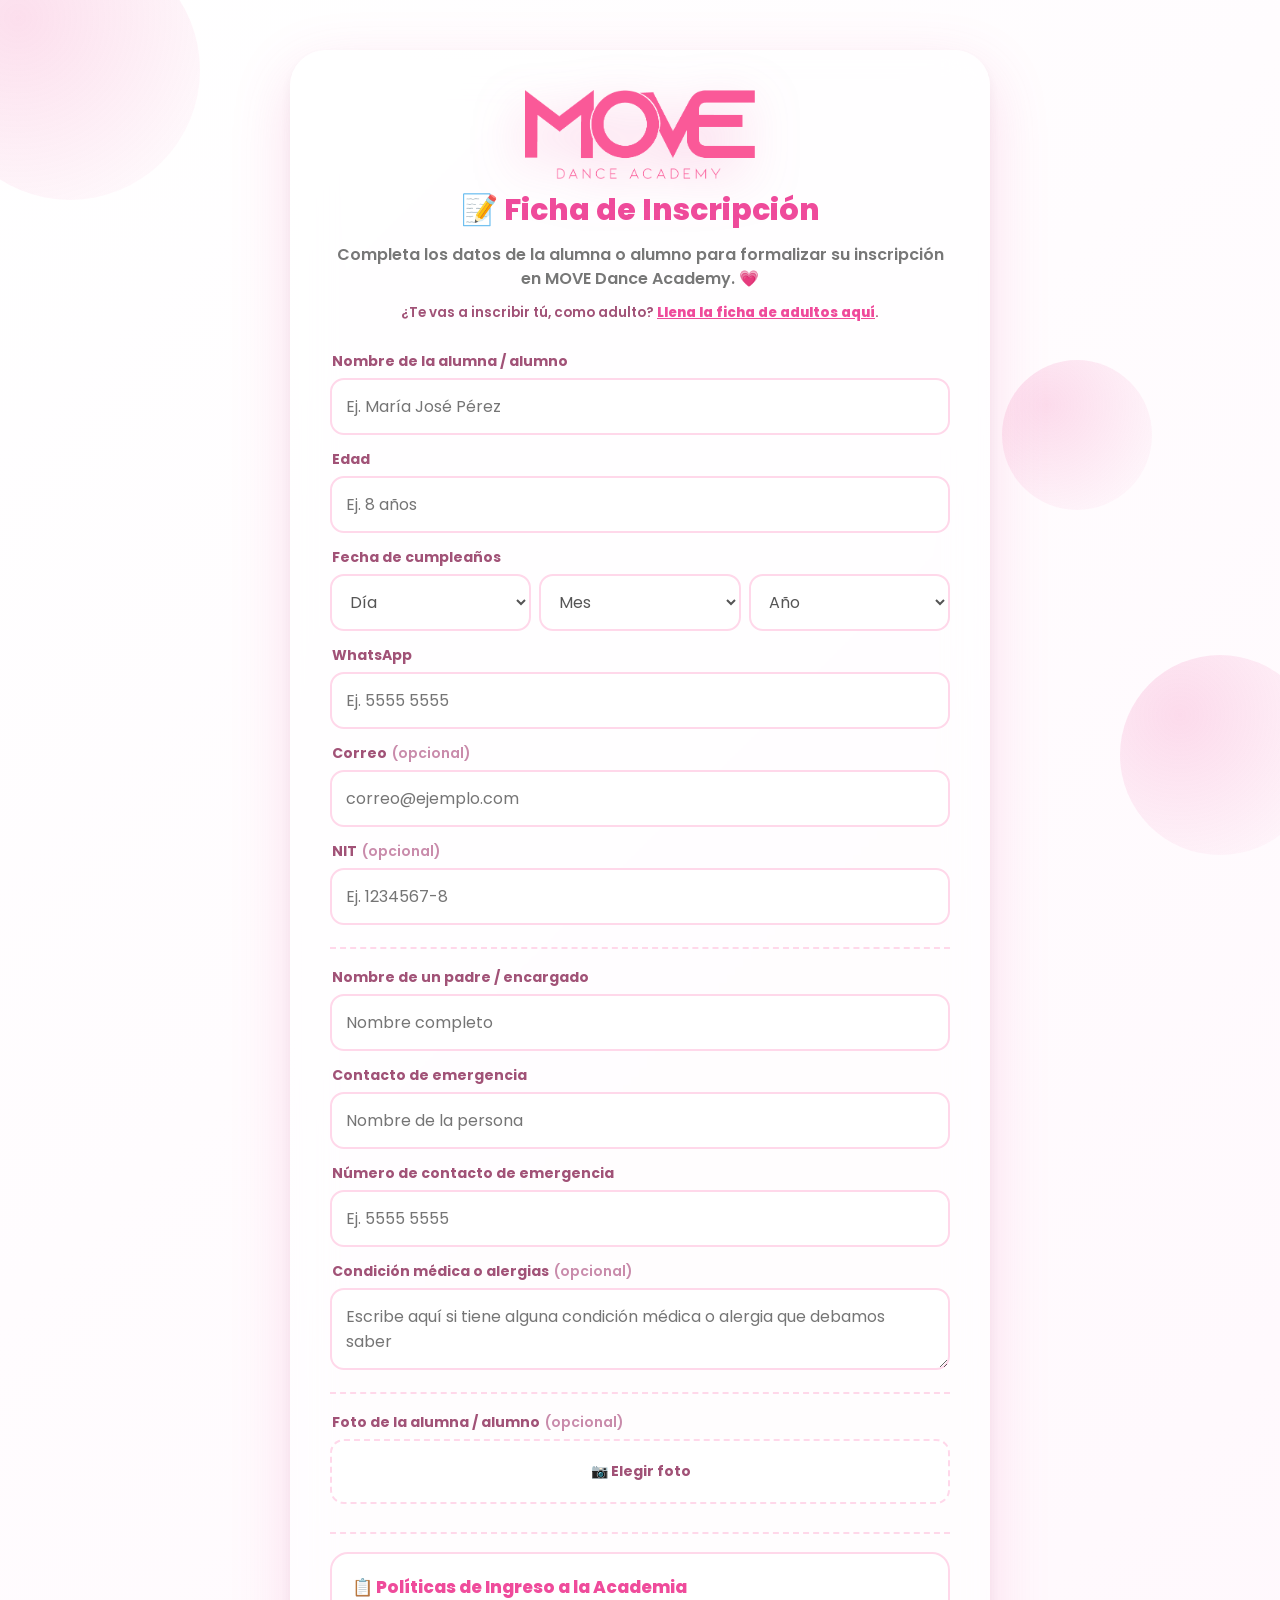
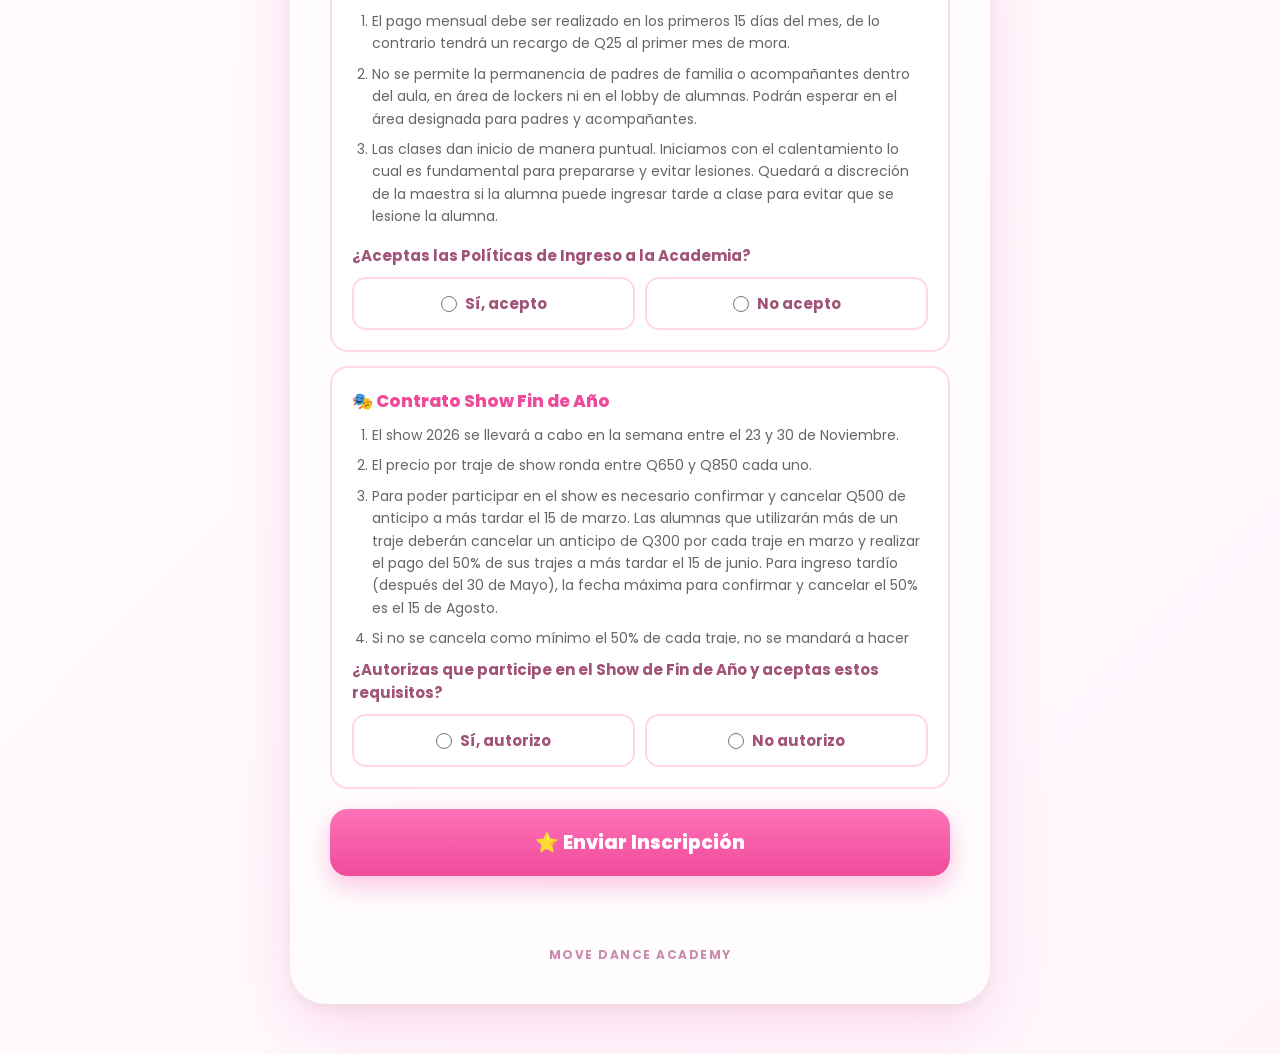
<file: index.html>
<!DOCTYPE html>
<html lang="es">
<head>
<meta charset="UTF-8" />
<meta name="viewport" content="width=device-width, initial-scale=1.0, maximum-scale=1.0" />
<title>Ficha de Inscripción — MOVE Dance Academy</title>
<meta name="theme-color" content="#ef4b9b" />
<meta name="description" content="Ficha de inscripción de MOVE Dance Academy." />
<link rel="preconnect" href="https://fonts.googleapis.com" />
<link rel="preconnect" href="https://fonts.gstatic.com" crossorigin />
<link href="https://fonts.googleapis.com/css2?family=Poppins:wght@400;600;700;800&display=swap" rel="stylesheet" />
<link rel="stylesheet" href="styles.css" />
</head>
<body>

<div class="fondo-decorado">
  <div class="burbuja burbuja-1"></div>
  <div class="burbuja burbuja-2"></div>
  <div class="burbuja burbuja-3"></div>
</div>

<div class="container">

  <img src="logo.png" alt="MOVE Dance Academy" class="logo" />
  <div class="title">📝 Ficha de Inscripción</div>
  <p class="subtitulo">Completa los datos de la alumna o alumno para formalizar su inscripción en MOVE Dance Academy. 💗</p>
  <p class="enlace-otra-ficha">¿Te vas a inscribir tú, como adulto? <a href="adultos.html">Llena la ficha de adultos aquí</a>.</p>

  <section class="seccion-form">
    <form id="formInscripcion">

      <label class="campo">
        <span>Nombre de la alumna / alumno</span>
        <input type="text" id="inputAlumna" placeholder="Ej. María José Pérez" required autocomplete="name" />
      </label>

      <label class="campo">
        <span>Edad</span>
        <input type="text" id="inputEdad" placeholder="Ej. 8 años" required inputmode="numeric" />
      </label>

      <label class="campo">
        <span>Fecha de cumpleaños</span>
        <div class="fila-fecha">
          <select id="selectDiaCumple" required>
            <option value="">Día</option>
            <option value="01">1</option>
            <option value="02">2</option>
            <option value="03">3</option>
            <option value="04">4</option>
            <option value="05">5</option>
            <option value="06">6</option>
            <option value="07">7</option>
            <option value="08">8</option>
            <option value="09">9</option>
            <option value="10">10</option>
            <option value="11">11</option>
            <option value="12">12</option>
            <option value="13">13</option>
            <option value="14">14</option>
            <option value="15">15</option>
            <option value="16">16</option>
            <option value="17">17</option>
            <option value="18">18</option>
            <option value="19">19</option>
            <option value="20">20</option>
            <option value="21">21</option>
            <option value="22">22</option>
            <option value="23">23</option>
            <option value="24">24</option>
            <option value="25">25</option>
            <option value="26">26</option>
            <option value="27">27</option>
            <option value="28">28</option>
            <option value="29">29</option>
            <option value="30">30</option>
            <option value="31">31</option>
          </select>
          <select id="selectMesCumple" required>
            <option value="">Mes</option>
            <option value="01">Enero</option>
            <option value="02">Febrero</option>
            <option value="03">Marzo</option>
            <option value="04">Abril</option>
            <option value="05">Mayo</option>
            <option value="06">Junio</option>
            <option value="07">Julio</option>
            <option value="08">Agosto</option>
            <option value="09">Septiembre</option>
            <option value="10">Octubre</option>
            <option value="11">Noviembre</option>
            <option value="12">Diciembre</option>
          </select>
          <select id="selectAnioCumple" required>
            <option value="">Año</option>
          </select>
        </div>
      </label>

      <label class="campo">
        <span>WhatsApp</span>
        <input type="tel" id="inputWhatsapp" placeholder="Ej. 5555 5555" required autocomplete="tel" />
      </label>

      <label class="campo">
        <span>Correo <span class="opcional">(opcional)</span></span>
        <input type="email" id="inputCorreo" placeholder="correo@ejemplo.com" autocomplete="email" />
      </label>

      <label class="campo">
        <span>NIT <span class="opcional">(opcional)</span></span>
        <input type="text" id="inputNit" placeholder="Ej. 1234567-8" />
      </label>

      <hr class="separador-form" />

      <label class="campo">
        <span>Nombre de un padre / encargado</span>
        <input type="text" id="inputNombrePadre" placeholder="Nombre completo" required autocomplete="name" />
      </label>

      <label class="campo">
        <span>Contacto de emergencia</span>
        <input type="text" id="inputContactoEmergencia" placeholder="Nombre de la persona" required />
      </label>

      <label class="campo">
        <span>Número de contacto de emergencia</span>
        <input type="tel" id="inputNumeroEmergencia" placeholder="Ej. 5555 5555" required />
      </label>

      <label class="campo">
        <span>Condición médica o alergias <span class="opcional">(opcional)</span></span>
        <textarea id="inputCondicionMedica" placeholder="Escribe aquí si tiene alguna condición médica o alergia que debamos saber"></textarea>
      </label>

      <hr class="separador-form" />

      <label class="campo">
        <span>Foto de la alumna / alumno <span class="opcional">(opcional)</span></span>
        <label class="subir-archivo" id="labelSubirFoto">
          <span id="textoSubirFoto">📷 Elegir foto</span>
          <input type="file" id="inputFoto" accept="image/*" hidden />
        </label>
        <p class="nombre-archivo" id="nombreArchivoFoto"></p>
      </label>

      <hr class="separador-form" />

      <!-- ============ POLÍTICAS DE INGRESO ============ -->
      <div class="bloque-legal">
        <p class="legal-titulo">📋 Políticas de Ingreso a la Academia</p>
        <div class="legal-texto">
          <ol>
            <li>El pago mensual debe ser realizado en los primeros 15 días del mes, de lo contrario tendrá un recargo de Q25 al primer mes de mora.</li>
            <li>No se permite la permanencia de padres de familia o acompañantes dentro del aula, en área de lockers ni en el lobby de alumnas. Podrán esperar en el área designada para padres y acompañantes.</li>
            <li>Las clases dan inicio de manera puntual. Iniciamos con el calentamiento lo cual es fundamental para prepararse y evitar lesiones. Quedará a discreción de la maestra si la alumna puede ingresar tarde a clase para evitar que se lesione la alumna.</li>
            <li>La realización de actividades físicas conlleva un cierto riesgo de lesiones (especialmente si no se observan las instrucciones de la maestra cuidadosamente), y Move Dance Academy no podrá hacerse responsable por las mismas.</li>
            <li>Todas (os) las/los alumnas (os) menores de 10 años deberán permanecer con supervisión de un familiar o niñera mientras inicia su clase previo a ingresar, no nos hacemos responsables por accidentes o lesiones ocurridas antes o después de clases, especialmente si las/los alumnas (os) están sin supervisión de un familiar o niñera.</li>
            <li>No se hará reposición de clases por ausencias del alumno o feriados.</li>
            <li>Los meses con feriados también deberán ser cancelados en su totalidad.</li>
            <li>De ausentarse más de un mes deberá cancelar una cuota de mantenimiento de Q275 por cada mes de ausencia.</li>
            <li>Move Dance Academy se reserva el derecho de admisión.</li>
          </ol>
        </div>
        <p class="legal-pregunta">¿Aceptas las Políticas de Ingreso a la Academia?</p>
        <div class="radio-opciones" id="grupoPoliticas">
          <label class="radio-opcion"><input type="radio" name="politicas" value="SI" required /> Sí, acepto</label>
          <label class="radio-opcion"><input type="radio" name="politicas" value="NO" /> No acepto</label>
        </div>
      </div>

      <!-- ============ CONTRATO SHOW FIN DE AÑO ============ -->
      <div class="bloque-legal">
        <p class="legal-titulo">🎭 Contrato Show Fin de Año</p>
        <div class="legal-texto">
          <ol>
            <li>El show 2026 se llevará a cabo en la semana entre el 23 y 30 de Noviembre.</li>
            <li>El precio por traje de show ronda entre Q650 y Q850 cada uno.</li>
            <li>Para poder participar en el show es necesario confirmar y cancelar Q500 de anticipo a más tardar el 15 de marzo. Las alumnas que utilizarán más de un traje deberán cancelar un anticipo de Q300 por cada traje en marzo y realizar el pago del 50% de sus trajes a más tardar el 15 de junio. Para ingreso tardío (después del 30 de Mayo), la fecha máxima para confirmar y cancelar el 50% es el 15 de Agosto.</li>
            <li>Si no se cancela como mínimo el 50% de cada traje, no se mandará a hacer el mismo.</li>
            <li>Se cobrará una mora de Q100 por cada traje que no se cancele en las fechas indicadas. Favor comunicarnos cualquier inconveniente.</li>
            <li>Los trajes no se entregan a menos que estén cancelados en su totalidad, todos los trajes.</li>
            <li>Para poder participar en el show es obligatorio mantener asistencia regular de un 90% anual.</li>
            <li>Es obligatorio asistir a los ensayos extracurriculares para participar en el show. Los ensayos inician el primer sábado del mes de agosto y finalizan al terminar el show.</li>
            <li>Tenemos entre 1 y 3 ensayos generales en el teatro a los cuales es obligatorio asistir.</li>
            <li>Para poder participar en el show, se debe estar con pago de mensualidad al día.</li>
            <li>Se deben adquirir entradas para el show las cuales tendrán un precio entre Q150 y Q250 cada una. La venta de entradas se realiza en el mes de Septiembre. En la pre venta de entradas se puede adquirir únicamente filas completas, luego de la pre venta ya se pueden adquirir entradas individuales.</li>
            <li>Para el show se utiliza un maquillaje y peinado especial el cual se estará compartiendo en el mes de Septiembre. Todas las alumnas deberán presentarse con el peinado y maquillaje indicado. No se permitirá utilizar nada distinto. Cada alumna deberá presentarse ya peinada y maquillada al teatro el día del show. Quedará a discreción de cada alumna o padre de familia conseguir el lugar en donde se estarán realizando su peinado y maquillaje.</li>
          </ol>
        </div>
        <p class="legal-pregunta">¿Autorizas que participe en el Show de Fin de Año y aceptas estos requisitos?</p>
        <div class="radio-opciones" id="grupoShow">
          <label class="radio-opcion"><input type="radio" name="show" value="SI" required /> Sí, autorizo</label>
          <label class="radio-opcion"><input type="radio" name="show" value="NO" /> No autorizo</label>
        </div>
      </div>

      <button type="submit" class="btn-reservar" id="btnInscribir">⭐ Enviar Inscripción</button>

      <p class="mensaje-error" id="mensajeErrorInscripcion"></p>
    </form>

    <div class="tarjeta-exito" id="tarjetaExito" hidden>
      <p class="exito-emoji">🎉</p>
      <p class="exito-titulo">¡Inscripción recibida!</p>
      <p class="exito-texto">Gracias por inscribirte en MOVE Dance Academy. Ya recibimos tus datos y pronto nos pondremos en contacto contigo. ¡Te esperamos para que vivas la experiencia MOVE! 💃🕺</p>
      <button class="btn-secundario" id="btnNuevaInscripcion">Hacer otra inscripción</button>
    </div>
  </section>

  <p class="footer">MOVE DANCE ACADEMY</p>

</div>

<script src="script.js"></script>
</body>
</html>
</file>
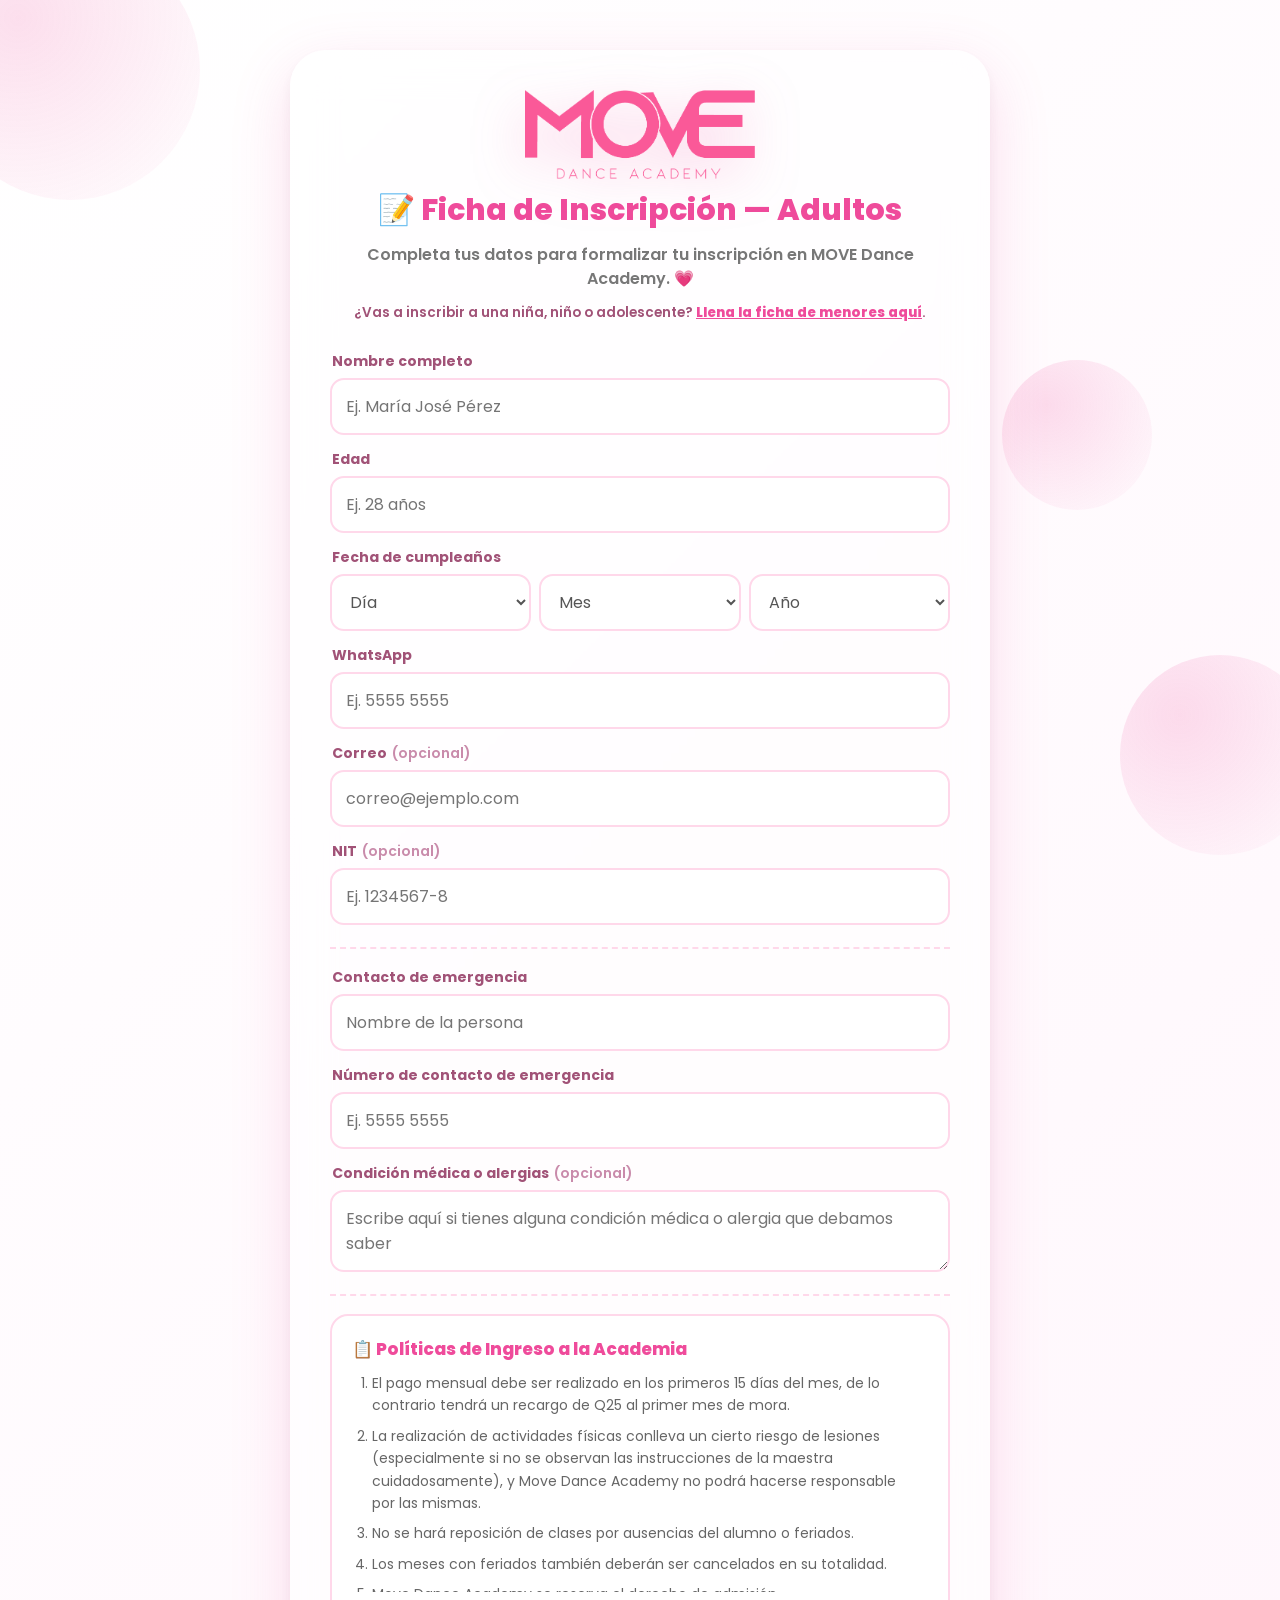
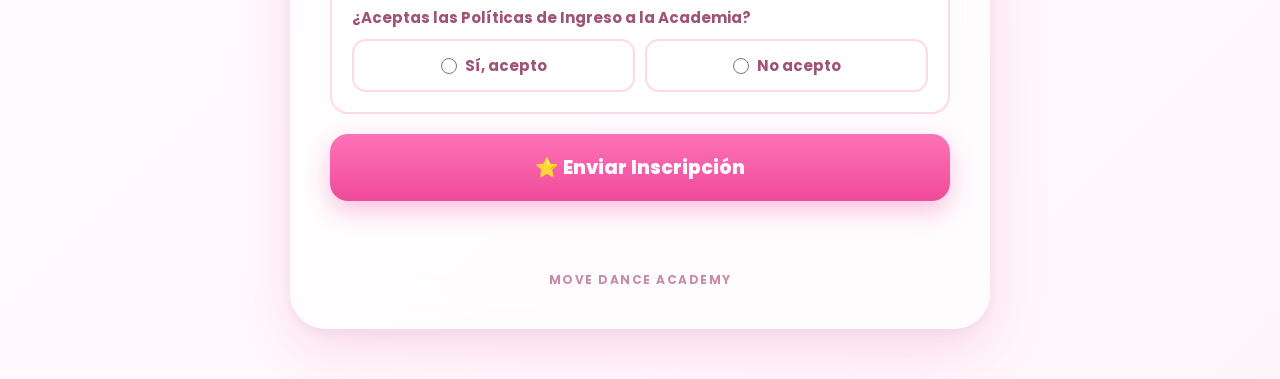
<file: adultos.html>
<!DOCTYPE html>
<html lang="es">
<head>
<meta charset="UTF-8" />
<meta name="viewport" content="width=device-width, initial-scale=1.0, maximum-scale=1.0" />
<title>Ficha de Inscripción — Adultos — MOVE Dance Academy</title>
<meta name="theme-color" content="#ef4b9b" />
<meta name="description" content="Ficha de inscripción para adultos de MOVE Dance Academy." />
<link rel="preconnect" href="https://fonts.googleapis.com" />
<link rel="preconnect" href="https://fonts.gstatic.com" crossorigin />
<link href="https://fonts.googleapis.com/css2?family=Poppins:wght@400;600;700;800&display=swap" rel="stylesheet" />
<link rel="stylesheet" href="styles.css" />
</head>
<body>

<div class="fondo-decorado">
  <div class="burbuja burbuja-1"></div>
  <div class="burbuja burbuja-2"></div>
  <div class="burbuja burbuja-3"></div>
</div>

<div class="container">

  <img src="logo.png" alt="MOVE Dance Academy" class="logo" />
  <div class="title">📝 Ficha de Inscripción — Adultos</div>
  <p class="subtitulo">Completa tus datos para formalizar tu inscripción en MOVE Dance Academy. 💗</p>
  <p class="enlace-otra-ficha">¿Vas a inscribir a una niña, niño o adolescente? <a href="index.html">Llena la ficha de menores aquí</a>.</p>

  <section class="seccion-form">
    <form id="formInscripcion">

      <label class="campo">
        <span>Nombre completo</span>
        <input type="text" id="inputAlumna" placeholder="Ej. María José Pérez" required autocomplete="name" />
      </label>

      <label class="campo">
        <span>Edad</span>
        <input type="text" id="inputEdad" placeholder="Ej. 28 años" required inputmode="numeric" />
      </label>

      <label class="campo">
        <span>Fecha de cumpleaños</span>
        <div class="fila-fecha">
          <select id="selectDiaCumple" required>
            <option value="">Día</option>
            <option value="01">1</option>
            <option value="02">2</option>
            <option value="03">3</option>
            <option value="04">4</option>
            <option value="05">5</option>
            <option value="06">6</option>
            <option value="07">7</option>
            <option value="08">8</option>
            <option value="09">9</option>
            <option value="10">10</option>
            <option value="11">11</option>
            <option value="12">12</option>
            <option value="13">13</option>
            <option value="14">14</option>
            <option value="15">15</option>
            <option value="16">16</option>
            <option value="17">17</option>
            <option value="18">18</option>
            <option value="19">19</option>
            <option value="20">20</option>
            <option value="21">21</option>
            <option value="22">22</option>
            <option value="23">23</option>
            <option value="24">24</option>
            <option value="25">25</option>
            <option value="26">26</option>
            <option value="27">27</option>
            <option value="28">28</option>
            <option value="29">29</option>
            <option value="30">30</option>
            <option value="31">31</option>
          </select>
          <select id="selectMesCumple" required>
            <option value="">Mes</option>
            <option value="01">Enero</option>
            <option value="02">Febrero</option>
            <option value="03">Marzo</option>
            <option value="04">Abril</option>
            <option value="05">Mayo</option>
            <option value="06">Junio</option>
            <option value="07">Julio</option>
            <option value="08">Agosto</option>
            <option value="09">Septiembre</option>
            <option value="10">Octubre</option>
            <option value="11">Noviembre</option>
            <option value="12">Diciembre</option>
          </select>
          <select id="selectAnioCumple" required>
            <option value="">Año</option>
          </select>
        </div>
      </label>

      <label class="campo">
        <span>WhatsApp</span>
        <input type="tel" id="inputWhatsapp" placeholder="Ej. 5555 5555" required autocomplete="tel" />
      </label>

      <label class="campo">
        <span>Correo <span class="opcional">(opcional)</span></span>
        <input type="email" id="inputCorreo" placeholder="correo@ejemplo.com" autocomplete="email" />
      </label>

      <label class="campo">
        <span>NIT <span class="opcional">(opcional)</span></span>
        <input type="text" id="inputNit" placeholder="Ej. 1234567-8" />
      </label>

      <hr class="separador-form" />

      <label class="campo">
        <span>Contacto de emergencia</span>
        <input type="text" id="inputContactoEmergencia" placeholder="Nombre de la persona" required />
      </label>

      <label class="campo">
        <span>Número de contacto de emergencia</span>
        <input type="tel" id="inputNumeroEmergencia" placeholder="Ej. 5555 5555" required />
      </label>

      <label class="campo">
        <span>Condición médica o alergias <span class="opcional">(opcional)</span></span>
        <textarea id="inputCondicionMedica" placeholder="Escribe aquí si tienes alguna condición médica o alergia que debamos saber"></textarea>
      </label>

      <hr class="separador-form" />

      <!-- ============ POLÍTICAS DE INGRESO ============ -->
      <div class="bloque-legal">
        <p class="legal-titulo">📋 Políticas de Ingreso a la Academia</p>
        <div class="legal-texto">
          <ol>
            <li>El pago mensual debe ser realizado en los primeros 15 días del mes, de lo contrario tendrá un recargo de Q25 al primer mes de mora.</li>
            <li>La realización de actividades físicas conlleva un cierto riesgo de lesiones (especialmente si no se observan las instrucciones de la maestra cuidadosamente), y Move Dance Academy no podrá hacerse responsable por las mismas.</li>
            <li>No se hará reposición de clases por ausencias del alumno o feriados.</li>
            <li>Los meses con feriados también deberán ser cancelados en su totalidad.</li>
            <li>Move Dance Academy se reserva el derecho de admisión.</li>
          </ol>
        </div>
        <p class="legal-pregunta">¿Aceptas las Políticas de Ingreso a la Academia?</p>
        <div class="radio-opciones" id="grupoPoliticas">
          <label class="radio-opcion"><input type="radio" name="politicas" value="SI" required /> Sí, acepto</label>
          <label class="radio-opcion"><input type="radio" name="politicas" value="NO" /> No acepto</label>
        </div>
      </div>

      <button type="submit" class="btn-reservar" id="btnInscribir">⭐ Enviar Inscripción</button>

      <p class="mensaje-error" id="mensajeErrorInscripcion"></p>
    </form>

    <div class="tarjeta-exito" id="tarjetaExito" hidden>
      <p class="exito-emoji">🎉</p>
      <p class="exito-titulo">¡Inscripción recibida!</p>
      <p class="exito-texto">Gracias por inscribirte en MOVE Dance Academy. Ya recibimos tus datos y pronto nos pondremos en contacto contigo. ¡Te esperamos para que vivas la experiencia MOVE! 💃🕺</p>
      <button class="btn-secundario" id="btnNuevaInscripcion">Hacer otra inscripción</button>
    </div>
  </section>

  <p class="footer">MOVE DANCE ACADEMY</p>

</div>

<script src="script-adultos.js"></script>
</body>
</html>
</file>
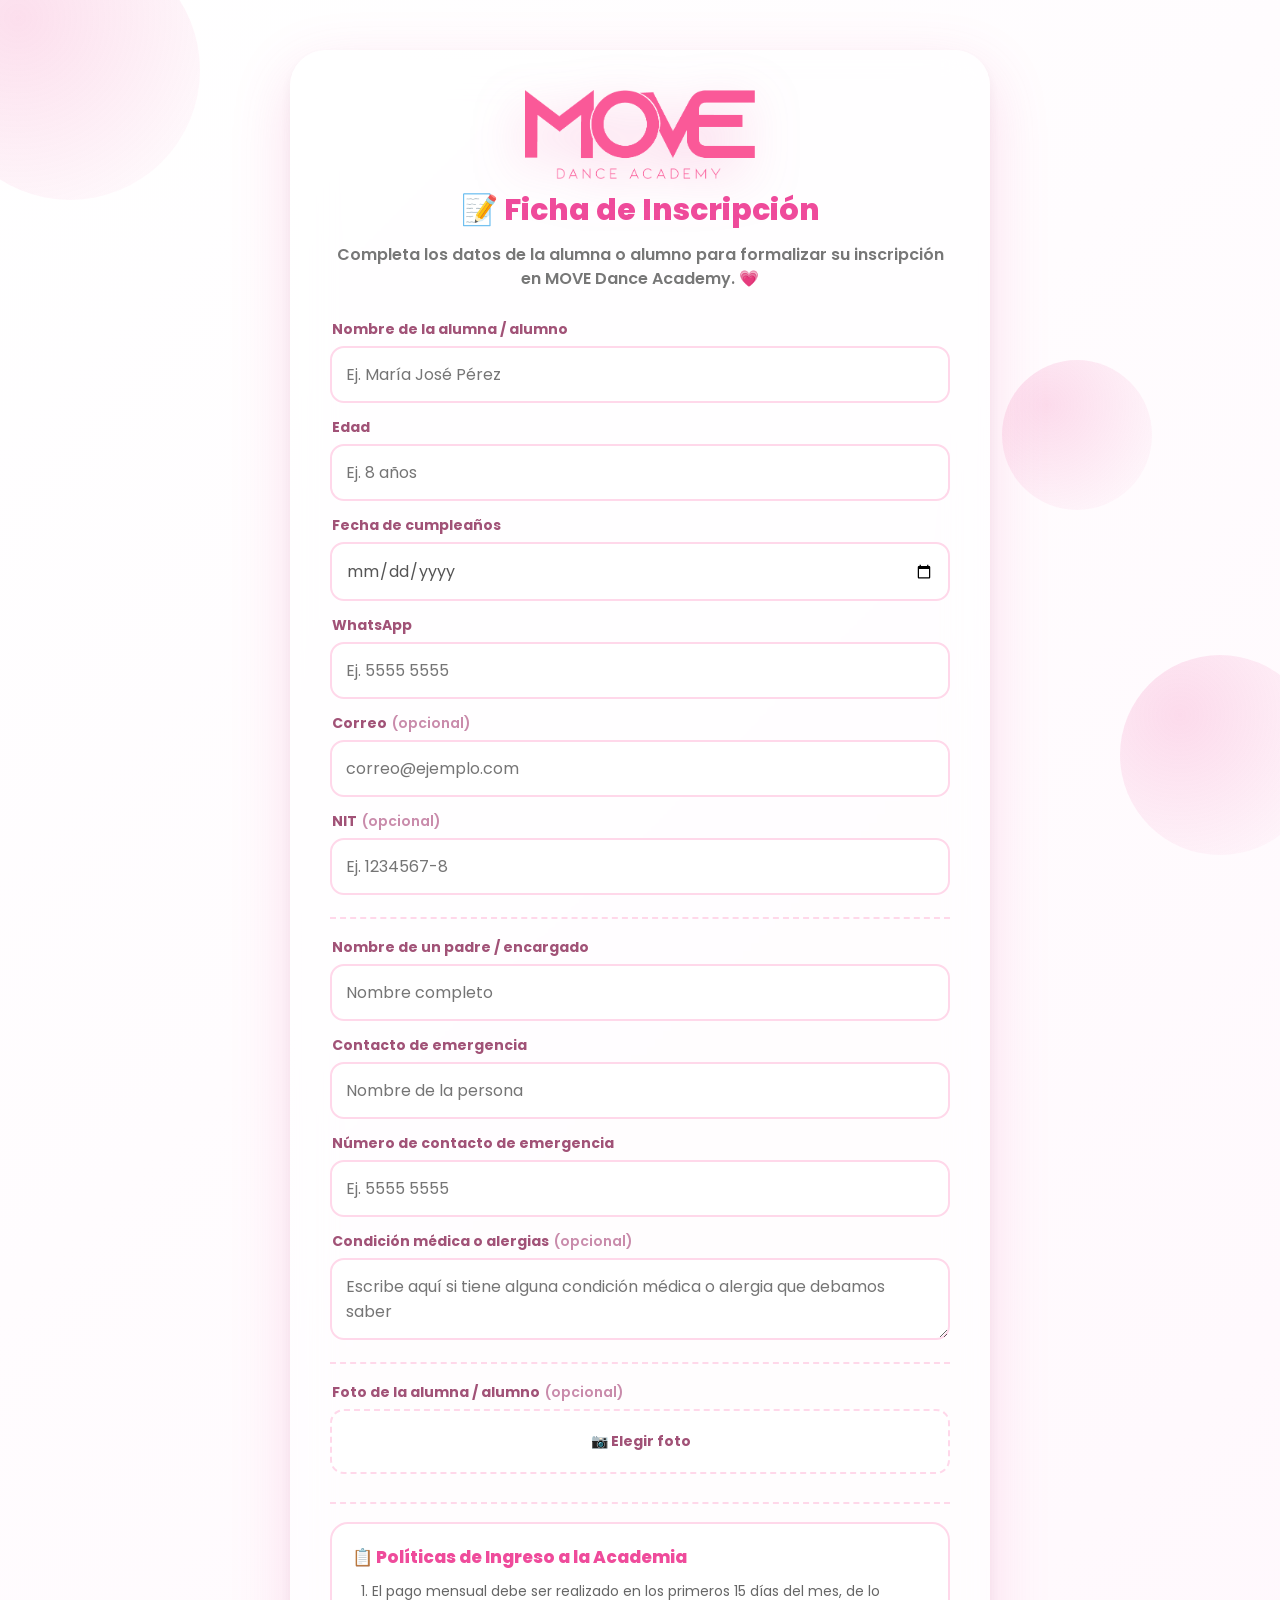
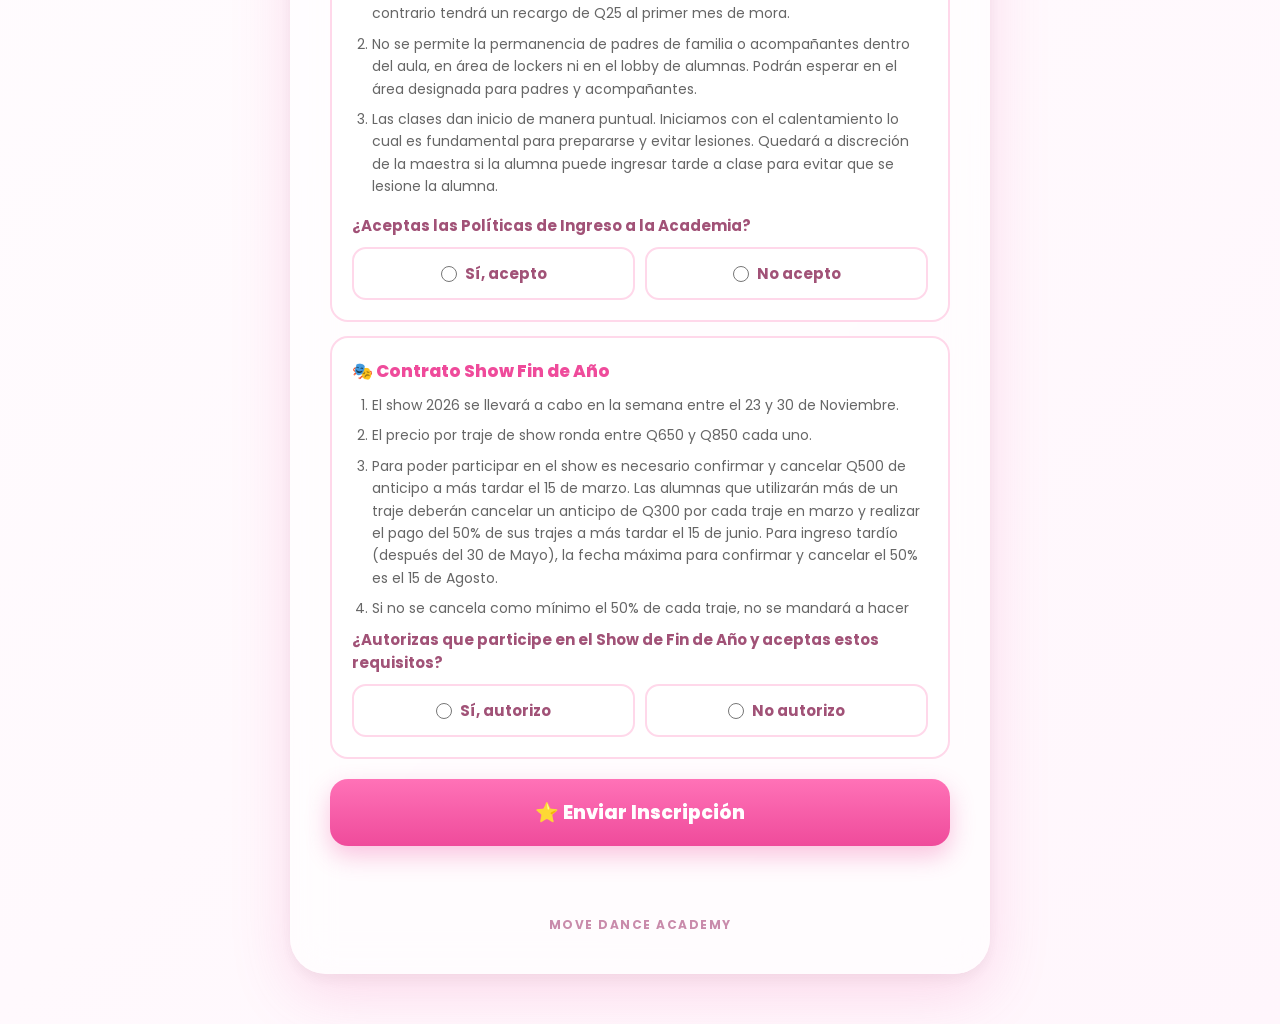
<file: index (10).html>
<!DOCTYPE html>
<html lang="es">
<head>
<meta charset="UTF-8" />
<meta name="viewport" content="width=device-width, initial-scale=1.0, maximum-scale=1.0" />
<title>Ficha de Inscripción — MOVE Dance Academy</title>
<meta name="theme-color" content="#ef4b9b" />
<meta name="description" content="Ficha de inscripción de MOVE Dance Academy." />
<link rel="preconnect" href="https://fonts.googleapis.com" />
<link rel="preconnect" href="https://fonts.gstatic.com" crossorigin />
<link href="https://fonts.googleapis.com/css2?family=Poppins:wght@400;600;700;800&display=swap" rel="stylesheet" />
<link rel="stylesheet" href="styles.css" />
</head>
<body>

<div class="fondo-decorado">
  <div class="burbuja burbuja-1"></div>
  <div class="burbuja burbuja-2"></div>
  <div class="burbuja burbuja-3"></div>
</div>

<div class="container">

  <img src="logo.png" alt="MOVE Dance Academy" class="logo" />
  <div class="title">📝 Ficha de Inscripción</div>
  <p class="subtitulo">Completa los datos de la alumna o alumno para formalizar su inscripción en MOVE Dance Academy. 💗</p>

  <section class="seccion-form">
    <form id="formInscripcion">

      <label class="campo">
        <span>Nombre de la alumna / alumno</span>
        <input type="text" id="inputAlumna" placeholder="Ej. María José Pérez" required autocomplete="name" />
      </label>

      <label class="campo">
        <span>Edad</span>
        <input type="text" id="inputEdad" placeholder="Ej. 8 años" required inputmode="numeric" />
      </label>

      <label class="campo">
        <span>Fecha de cumpleaños</span>
        <input type="date" id="inputCumpleanos" required />
      </label>

      <label class="campo">
        <span>WhatsApp</span>
        <input type="tel" id="inputWhatsapp" placeholder="Ej. 5555 5555" required autocomplete="tel" />
      </label>

      <label class="campo">
        <span>Correo <span class="opcional">(opcional)</span></span>
        <input type="email" id="inputCorreo" placeholder="correo@ejemplo.com" autocomplete="email" />
      </label>

      <label class="campo">
        <span>NIT <span class="opcional">(opcional)</span></span>
        <input type="text" id="inputNit" placeholder="Ej. 1234567-8" />
      </label>

      <hr class="separador-form" />

      <label class="campo">
        <span>Nombre de un padre / encargado</span>
        <input type="text" id="inputNombrePadre" placeholder="Nombre completo" required autocomplete="name" />
      </label>

      <label class="campo">
        <span>Contacto de emergencia</span>
        <input type="text" id="inputContactoEmergencia" placeholder="Nombre de la persona" required />
      </label>

      <label class="campo">
        <span>Número de contacto de emergencia</span>
        <input type="tel" id="inputNumeroEmergencia" placeholder="Ej. 5555 5555" required />
      </label>

      <label class="campo">
        <span>Condición médica o alergias <span class="opcional">(opcional)</span></span>
        <textarea id="inputCondicionMedica" placeholder="Escribe aquí si tiene alguna condición médica o alergia que debamos saber"></textarea>
      </label>

      <hr class="separador-form" />

      <label class="campo">
        <span>Foto de la alumna / alumno <span class="opcional">(opcional)</span></span>
        <label class="subir-archivo" id="labelSubirFoto">
          <span id="textoSubirFoto">📷 Elegir foto</span>
          <input type="file" id="inputFoto" accept="image/*" hidden />
        </label>
        <p class="nombre-archivo" id="nombreArchivoFoto"></p>
      </label>

      <hr class="separador-form" />

      <!-- ============ POLÍTICAS DE INGRESO ============ -->
      <div class="bloque-legal">
        <p class="legal-titulo">📋 Políticas de Ingreso a la Academia</p>
        <div class="legal-texto">
          <ol>
            <li>El pago mensual debe ser realizado en los primeros 15 días del mes, de lo contrario tendrá un recargo de Q25 al primer mes de mora.</li>
            <li>No se permite la permanencia de padres de familia o acompañantes dentro del aula, en área de lockers ni en el lobby de alumnas. Podrán esperar en el área designada para padres y acompañantes.</li>
            <li>Las clases dan inicio de manera puntual. Iniciamos con el calentamiento lo cual es fundamental para prepararse y evitar lesiones. Quedará a discreción de la maestra si la alumna puede ingresar tarde a clase para evitar que se lesione la alumna.</li>
            <li>La realización de actividades físicas conlleva un cierto riesgo de lesiones (especialmente si no se observan las instrucciones de la maestra cuidadosamente), y Move Dance Academy no podrá hacerse responsable por las mismas.</li>
            <li>Todas (os) las/los alumnas (os) menores de 10 años deberán permanecer con supervisión de un familiar o niñera mientras inicia su clase previo a ingresar, no nos hacemos responsables por accidentes o lesiones ocurridas antes o después de clases, especialmente si las/los alumnas (os) están sin supervisión de un familiar o niñera.</li>
            <li>No se hará reposición de clases por ausencias del alumno o feriados.</li>
            <li>Los meses con feriados también deberán ser cancelados en su totalidad.</li>
            <li>De ausentarse más de un mes deberá cancelar una cuota de mantenimiento de Q275 por cada mes de ausencia.</li>
            <li>Move Dance Academy se reserva el derecho de admisión.</li>
          </ol>
        </div>
        <p class="legal-pregunta">¿Aceptas las Políticas de Ingreso a la Academia?</p>
        <div class="radio-opciones" id="grupoPoliticas">
          <label class="radio-opcion"><input type="radio" name="politicas" value="SI" required /> Sí, acepto</label>
          <label class="radio-opcion"><input type="radio" name="politicas" value="NO" /> No acepto</label>
        </div>
      </div>

      <!-- ============ CONTRATO SHOW FIN DE AÑO ============ -->
      <div class="bloque-legal">
        <p class="legal-titulo">🎭 Contrato Show Fin de Año</p>
        <div class="legal-texto">
          <ol>
            <li>El show 2026 se llevará a cabo en la semana entre el 23 y 30 de Noviembre.</li>
            <li>El precio por traje de show ronda entre Q650 y Q850 cada uno.</li>
            <li>Para poder participar en el show es necesario confirmar y cancelar Q500 de anticipo a más tardar el 15 de marzo. Las alumnas que utilizarán más de un traje deberán cancelar un anticipo de Q300 por cada traje en marzo y realizar el pago del 50% de sus trajes a más tardar el 15 de junio. Para ingreso tardío (después del 30 de Mayo), la fecha máxima para confirmar y cancelar el 50% es el 15 de Agosto.</li>
            <li>Si no se cancela como mínimo el 50% de cada traje, no se mandará a hacer el mismo.</li>
            <li>Se cobrará una mora de Q100 por cada traje que no se cancele en las fechas indicadas. Favor comunicarnos cualquier inconveniente.</li>
            <li>Los trajes no se entregan a menos que estén cancelados en su totalidad, todos los trajes.</li>
            <li>Para poder participar en el show es obligatorio mantener asistencia regular de un 90% anual.</li>
            <li>Es obligatorio asistir a los ensayos extracurriculares para participar en el show. Los ensayos inician el primer sábado del mes de agosto y finalizan al terminar el show.</li>
            <li>Tenemos entre 1 y 3 ensayos generales en el teatro a los cuales es obligatorio asistir.</li>
            <li>Para poder participar en el show, se debe estar con pago de mensualidad al día.</li>
            <li>Se deben adquirir entradas para el show las cuales tendrán un precio entre Q150 y Q250 cada una. La venta de entradas se realiza en el mes de Septiembre. En la pre venta de entradas se puede adquirir únicamente filas completas, luego de la pre venta ya se pueden adquirir entradas individuales.</li>
            <li>Para el show se utiliza un maquillaje y peinado especial el cual se estará compartiendo en el mes de Septiembre. Todas las alumnas deberán presentarse con el peinado y maquillaje indicado. No se permitirá utilizar nada distinto. Cada alumna deberá presentarse ya peinada y maquillada al teatro el día del show. Quedará a discreción de cada alumna o padre de familia conseguir el lugar en donde se estarán realizando su peinado y maquillaje.</li>
          </ol>
        </div>
        <p class="legal-pregunta">¿Autorizas que participe en el Show de Fin de Año y aceptas estos requisitos?</p>
        <div class="radio-opciones" id="grupoShow">
          <label class="radio-opcion"><input type="radio" name="show" value="SI" required /> Sí, autorizo</label>
          <label class="radio-opcion"><input type="radio" name="show" value="NO" /> No autorizo</label>
        </div>
      </div>

      <button type="submit" class="btn-reservar" id="btnInscribir">⭐ Enviar Inscripción</button>

      <p class="mensaje-error" id="mensajeErrorInscripcion"></p>
    </form>

    <div class="tarjeta-exito" id="tarjetaExito" hidden>
      <p class="exito-emoji">🎉</p>
      <p class="exito-titulo">¡Inscripción recibida!</p>
      <p class="exito-texto">Gracias por inscribirte en MOVE Dance Academy. Ya recibimos tus datos y pronto nos pondremos en contacto contigo. ¡Te esperamos para que vivas la experiencia MOVE! 💃🕺</p>
      <button class="btn-secundario" id="btnNuevaInscripcion">Hacer otra inscripción</button>
    </div>
  </section>

  <p class="footer">MOVE DANCE ACADEMY</p>

</div>

<script src="script.js"></script>
</body>
</html>
</file>
<file: styles.css>
/* ===================================================
   MOVE — FICHA DE INSCRIPCIÓN
   Mismo lenguaje visual que el Portal de Alumnas y la
   página de Clase de Prueba
=================================================== */

*{
margin:0;
padding:0;
box-sizing:border-box;
font-family:"Poppins",sans-serif;
}

[hidden]{
display:none !important;
}

html{
width:100%;
min-height:100%;
}

body{
width:100%;
min-height:100dvh;
overflow-y:auto;
overflow-x:hidden;
display:flex;
justify-content:center;
align-items:flex-start;
padding:30px 20px;
background:linear-gradient(-45deg,#ffffff,#fff4fb,#ffe9f5,#fff6fc,#ffffff);
background-size:400% 400%;
animation:gradientMove 18s ease infinite;
position:relative;
}

@keyframes gradientMove{
0%{background-position:0% 50%;}
50%{background-position:100% 50%;}
100%{background-position:0% 50%;}
}

/*=====================================
FONDO DECORADO
=====================================*/

.fondo-decorado{
position:fixed;
inset:0;
overflow:hidden;
z-index:0;
pointer-events:none;
}

.burbuja{
position:absolute;
border-radius:50%;
background:radial-gradient(circle at 30% 30%, rgba(239,75,155,.18), rgba(239,75,155,0));
animation:flotar 10s ease-in-out infinite;
}

.burbuja-1{ width:260px; height:260px; top:-60px; left:-60px; }
.burbuja-2{ width:200px; height:200px; bottom:5%; right:-40px; animation-delay:2s; }
.burbuja-3{ width:150px; height:150px; top:40%; right:10%; animation-delay:4s; }

@keyframes flotar{
0%,100%{ transform:translateY(0) scale(1); }
50%{ transform:translateY(-20px) scale(1.05); }
}

/*=====================================
CONTAINER
=====================================*/

.container{
width:92%;
max-width:640px;
margin:20px auto;
padding:clamp(22px,6vw,40px);
border-radius:clamp(22px,5vw,36px);
background:rgba(255,255,255,.6);
backdrop-filter:blur(20px);
-webkit-backdrop-filter:blur(20px);
box-shadow:0 20px 60px rgba(239,75,155,.18), 0 6px 15px rgba(0,0,0,.05);
text-align:center;
position:relative;
z-index:20;
}

.logo{
width:75%;
max-width:230px;
margin:auto;
display:block;
margin-bottom:6px;
filter:drop-shadow(0 15px 25px rgba(239,75,155,.25));
}

.title{
font-size:clamp(21px,5.5vw,30px);
font-weight:800;
color:#ef4b9b;
margin-top:6px;
margin-bottom:10px;
}

.subtitulo{
font-size:clamp(14px,3.8vw,16px);
font-weight:600;
color:#777;
margin-bottom:28px;
line-height:1.5;
}

.seccion-titulo{
font-size:clamp(17px,4.6vw,20px);
font-weight:800;
color:#ef4b9b;
margin-bottom:6px;
text-align:left;
}

.seccion-descripcion{
font-size:clamp(13px,3.5vw,15px);
font-weight:600;
color:#888;
text-align:left;
margin-bottom:18px;
}

.enlace-otra-ficha{
font-size:clamp(12px,3.2vw,13.5px);
font-weight:600;
color:#a15277;
margin-top:-16px;
margin-bottom:28px;
}

.enlace-otra-ficha a{
color:#ef4b9b;
font-weight:800;
text-decoration:underline;
}

/*=====================================
FORMULARIO
=====================================*/

.seccion-form{
text-align:left;
}

#formInscripcion{
display:flex;
flex-direction:column;
gap:14px;
}

.campo{
display:flex;
flex-direction:column;
gap:6px;
}

.campo span{
font-size:clamp(12.5px,3.3vw,14px);
font-weight:700;
color:#a15277;
padding-left:2px;
}

.campo .opcional{
font-weight:600;
color:#c98bab;
}

.campo input,
.campo select,
.campo textarea{
border:2px solid #ffd8ea;
border-radius:14px;
padding:clamp(12px,3.5vw,14px);
font-size:clamp(14.5px,4vw,16px);
font-family:inherit;
color:#555;
background:white;
outline:none;
transition:.18s;
width:100%;
}

.campo textarea{
resize:vertical;
min-height:80px;
}

.campo input:focus,
.campo select:focus,
.campo textarea:focus{
border-color:#ef4b9b;
box-shadow:0 0 0 3px rgba(239,75,155,.15);
}

.fila-fecha{
display:flex;
gap:8px;
}

.fila-fecha select{
flex:1;
min-width:0;
padding-left:clamp(8px,2.5vw,14px);
padding-right:clamp(8px,2.5vw,14px);
}

.separador-form{
border:none;
border-top:2px dashed #ffd8ea;
margin:8px 0 4px;
}

/*=====================================
SUBIR FOTO
=====================================*/

.subir-archivo{
display:flex;
align-items:center;
justify-content:center;
gap:8px;
border:2px dashed #ffd8ea;
border-radius:14px;
padding:clamp(16px,4.5vw,20px);
background:white;
color:#a15277;
font-weight:700;
font-size:clamp(13px,3.5vw,15px);
cursor:pointer;
transition:.18s;
text-align:center;
}

.subir-archivo:hover{
border-color:#ef4b9b;
}

.subir-archivo.tiene-foto{
border-style:solid;
border-color:#ef4b9b;
color:#ef4b9b;
background:#fff0f6;
}

.nombre-archivo{
font-size:clamp(12px,3.2vw,13.5px);
font-weight:600;
color:#ef4b9b;
padding-left:2px;
word-break:break-word;
}

/*=====================================
BLOQUES LEGALES
=====================================*/

.bloque-legal{
border:2px solid #ffd8ea;
border-radius:18px;
padding:clamp(16px,4vw,20px);
background:white;
}

.legal-titulo{
font-size:clamp(15px,4vw,17px);
font-weight:800;
color:#ef4b9b;
margin-bottom:10px;
}

.legal-texto{
max-height:220px;
overflow-y:auto;
font-size:clamp(12.5px,3.3vw,14px);
color:#666;
line-height:1.6;
padding-right:6px;
margin-bottom:14px;
}

.legal-texto ol{
padding-left:20px;
display:flex;
flex-direction:column;
gap:8px;
}

.legal-texto::-webkit-scrollbar{
width:6px;
}

.legal-texto::-webkit-scrollbar-thumb{
background:#ffd8ea;
border-radius:10px;
}

.legal-pregunta{
font-size:clamp(13px,3.5vw,15px);
font-weight:700;
color:#a15277;
margin-bottom:10px;
}

.radio-opciones{
display:flex;
gap:10px;
}

.radio-opcion{
flex:1;
display:flex;
align-items:center;
justify-content:center;
gap:8px;
border:2px solid #ffd8ea;
border-radius:14px;
padding:clamp(10px,3vw,13px);
font-size:clamp(13px,3.5vw,15px);
font-weight:700;
color:#a15277;
cursor:pointer;
transition:.18s;
background:white;
}

.radio-opcion input{
accent-color:#ef4b9b;
width:16px;
height:16px;
}

.radio-opcion.seleccionada{
border-color:#ef4b9b;
background:#fff0f6;
color:#ef4b9b;
box-shadow:0 6px 14px rgba(239,75,155,.18);
}

/*=====================================
BOTÓN Y MENSAJES
=====================================*/

.btn-reservar{
border:none;
border-radius:18px;
padding:clamp(15px,4.5vw,19px);
font-size:clamp(16px,4.5vw,19px);
font-weight:800;
color:white;
cursor:pointer;
margin-top:6px;
background:linear-gradient(180deg,#ff72b7,#ef4b9b);
box-shadow:0 10px 24px rgba(239,75,155,.32);
transition:.15s;
}

.btn-reservar:active:not(:disabled){ transform:scale(.97); }

.btn-reservar:disabled{
opacity:.55;
cursor:not-allowed;
box-shadow:none;
}

.mensaje-error{
min-height:22px;
color:#e0245e;
font-weight:700;
font-size:clamp(13px,3.5vw,15px);
text-align:center;
margin-top:4px;
}

/*=====================================
TARJETA DE ÉXITO
=====================================*/

.tarjeta-exito{
text-align:center;
padding:clamp(24px,6vw,34px) clamp(16px,5vw,26px);
border-radius:22px;
background:linear-gradient(180deg, rgba(255,255,255,.9), rgba(255,240,248,.9));
box-shadow:0 14px 32px rgba(239,75,155,.20);
animation:apareceExito .4s ease;
}

@keyframes apareceExito{
from{ opacity:0; transform:translateY(10px) scale(.97); }
to{ opacity:1; transform:translateY(0) scale(1); }
}

.exito-emoji{
font-size:52px;
margin-bottom:6px;
}

.exito-titulo{
font-size:clamp(20px,5.5vw,26px);
font-weight:800;
color:#ef4b9b;
margin-bottom:10px;
}

.exito-texto{
font-size:clamp(14px,3.8vw,16px);
font-weight:600;
color:#777;
line-height:1.55;
margin-bottom:22px;
}

.btn-secundario{
border:2px solid #ef4b9b;
background:white;
color:#ef4b9b;
border-radius:16px;
padding:clamp(11px,3.5vw,14px) clamp(20px,5vw,28px);
font-size:clamp(14px,3.8vw,16px);
font-weight:700;
font-family:inherit;
cursor:pointer;
transition:.18s;
}

.btn-secundario:active{ transform:scale(.97); }

.footer{
margin-top:30px;
font-size:12px;
font-weight:700;
letter-spacing:1.5px;
color:#c98bab;
text-align:center;
}

/*=====================================
RESPONSIVE
=====================================*/

@media(max-width:360px){
.container{ width:96%; margin:10px auto; }
.radio-opciones{ flex-direction:column; }
}

@media(min-width:900px){
.container{ max-width:700px; }
}
</file>
